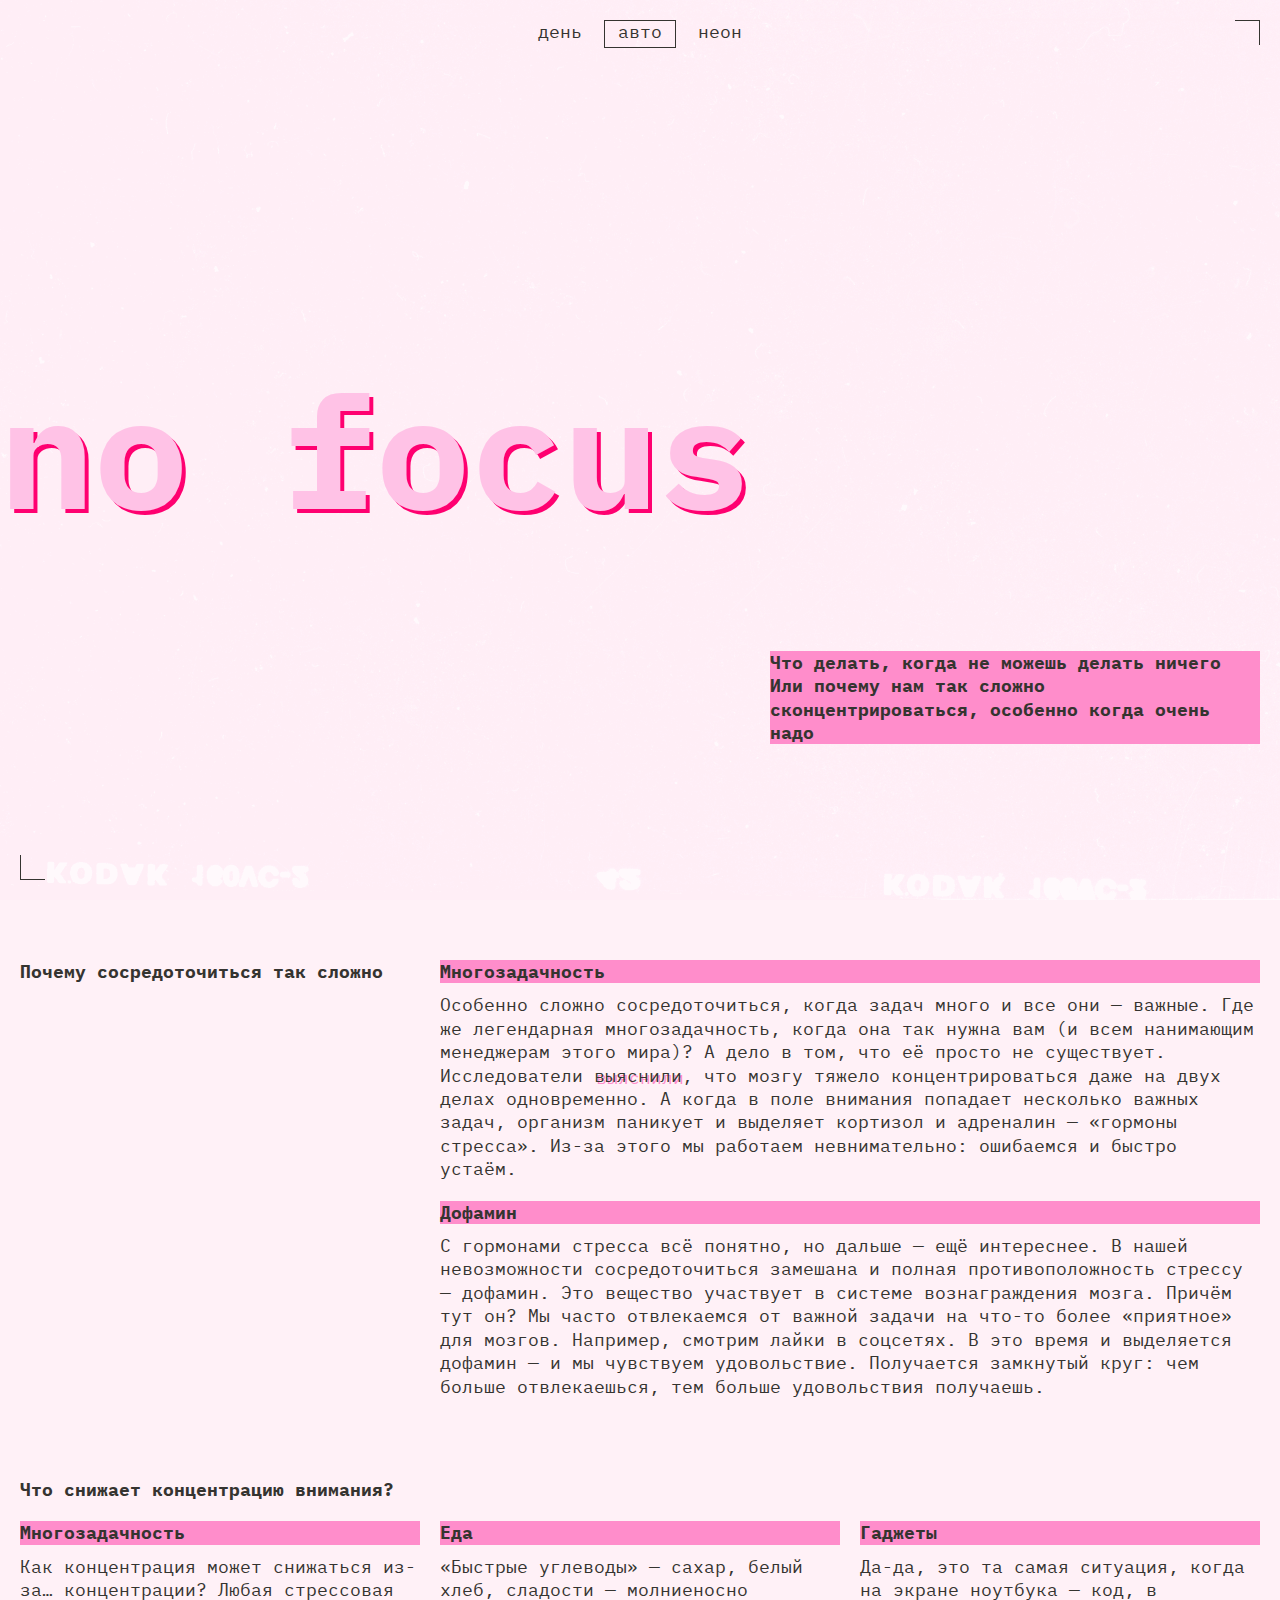
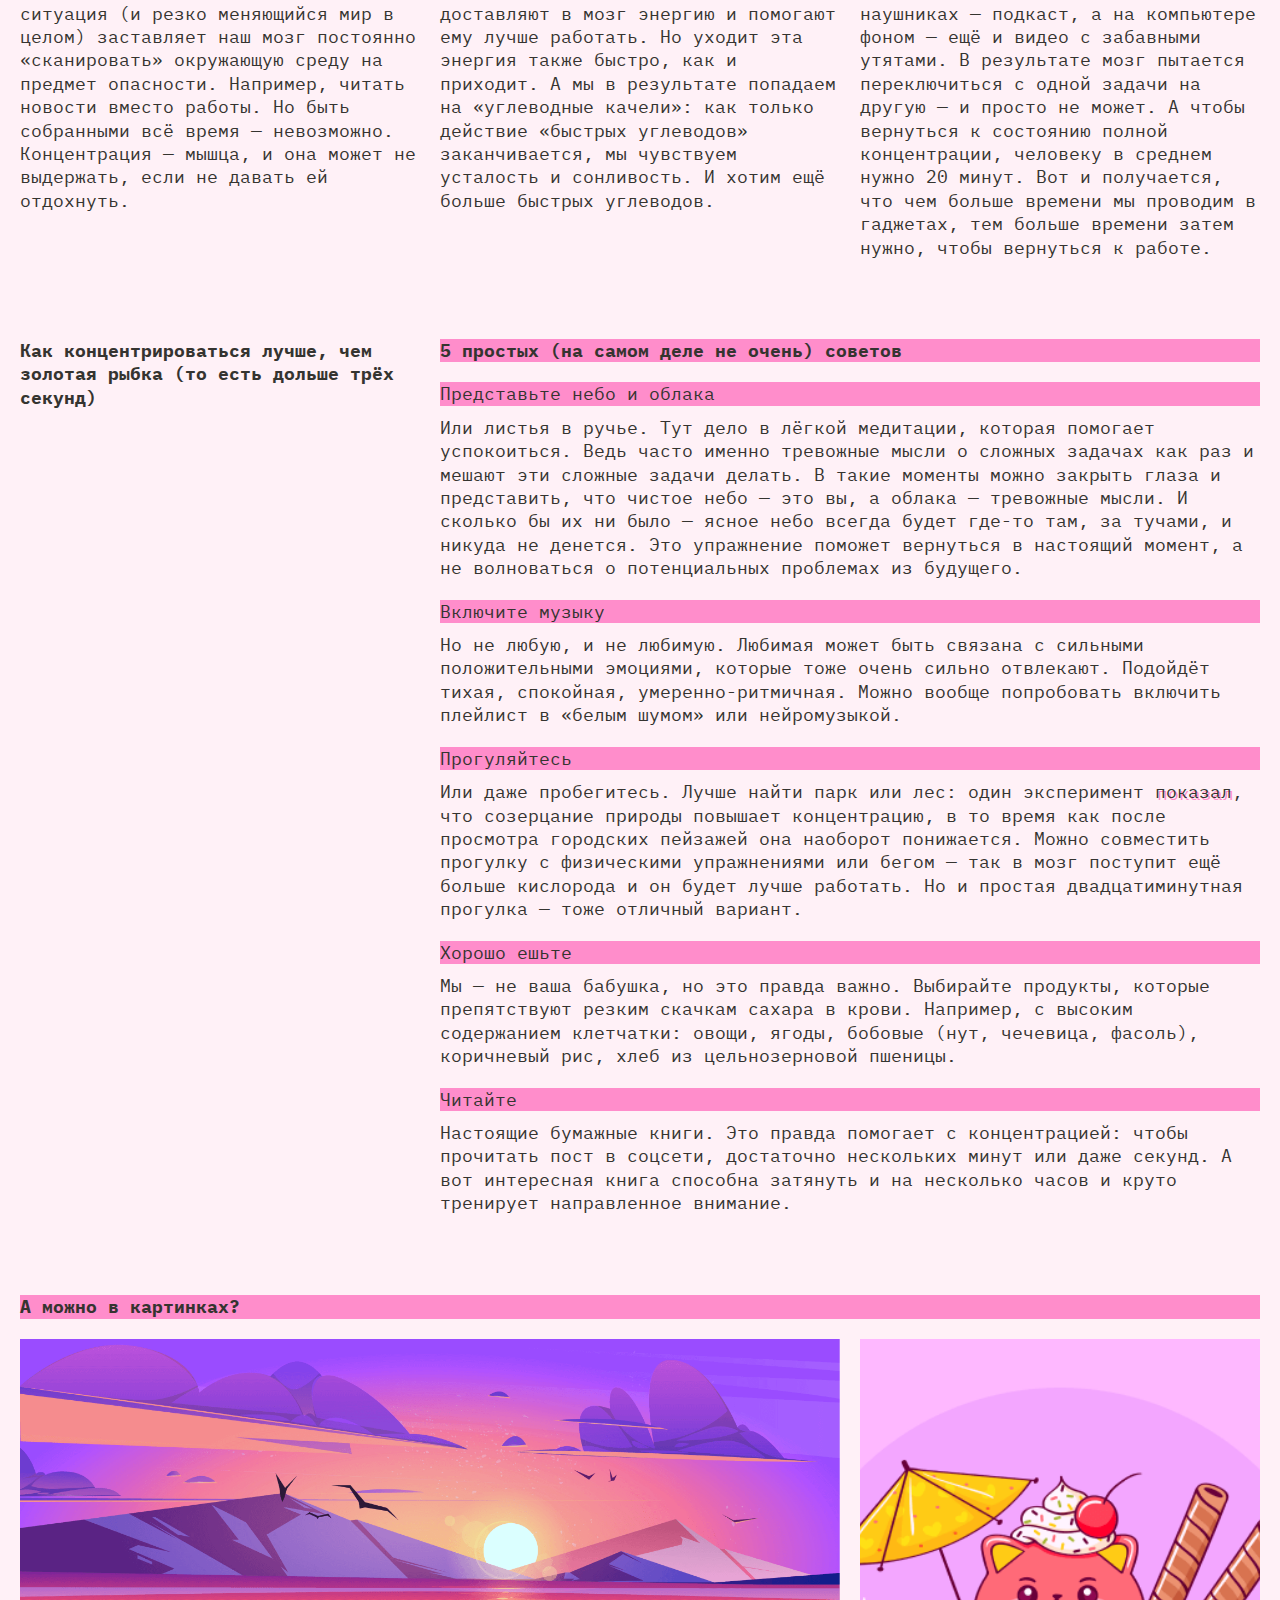
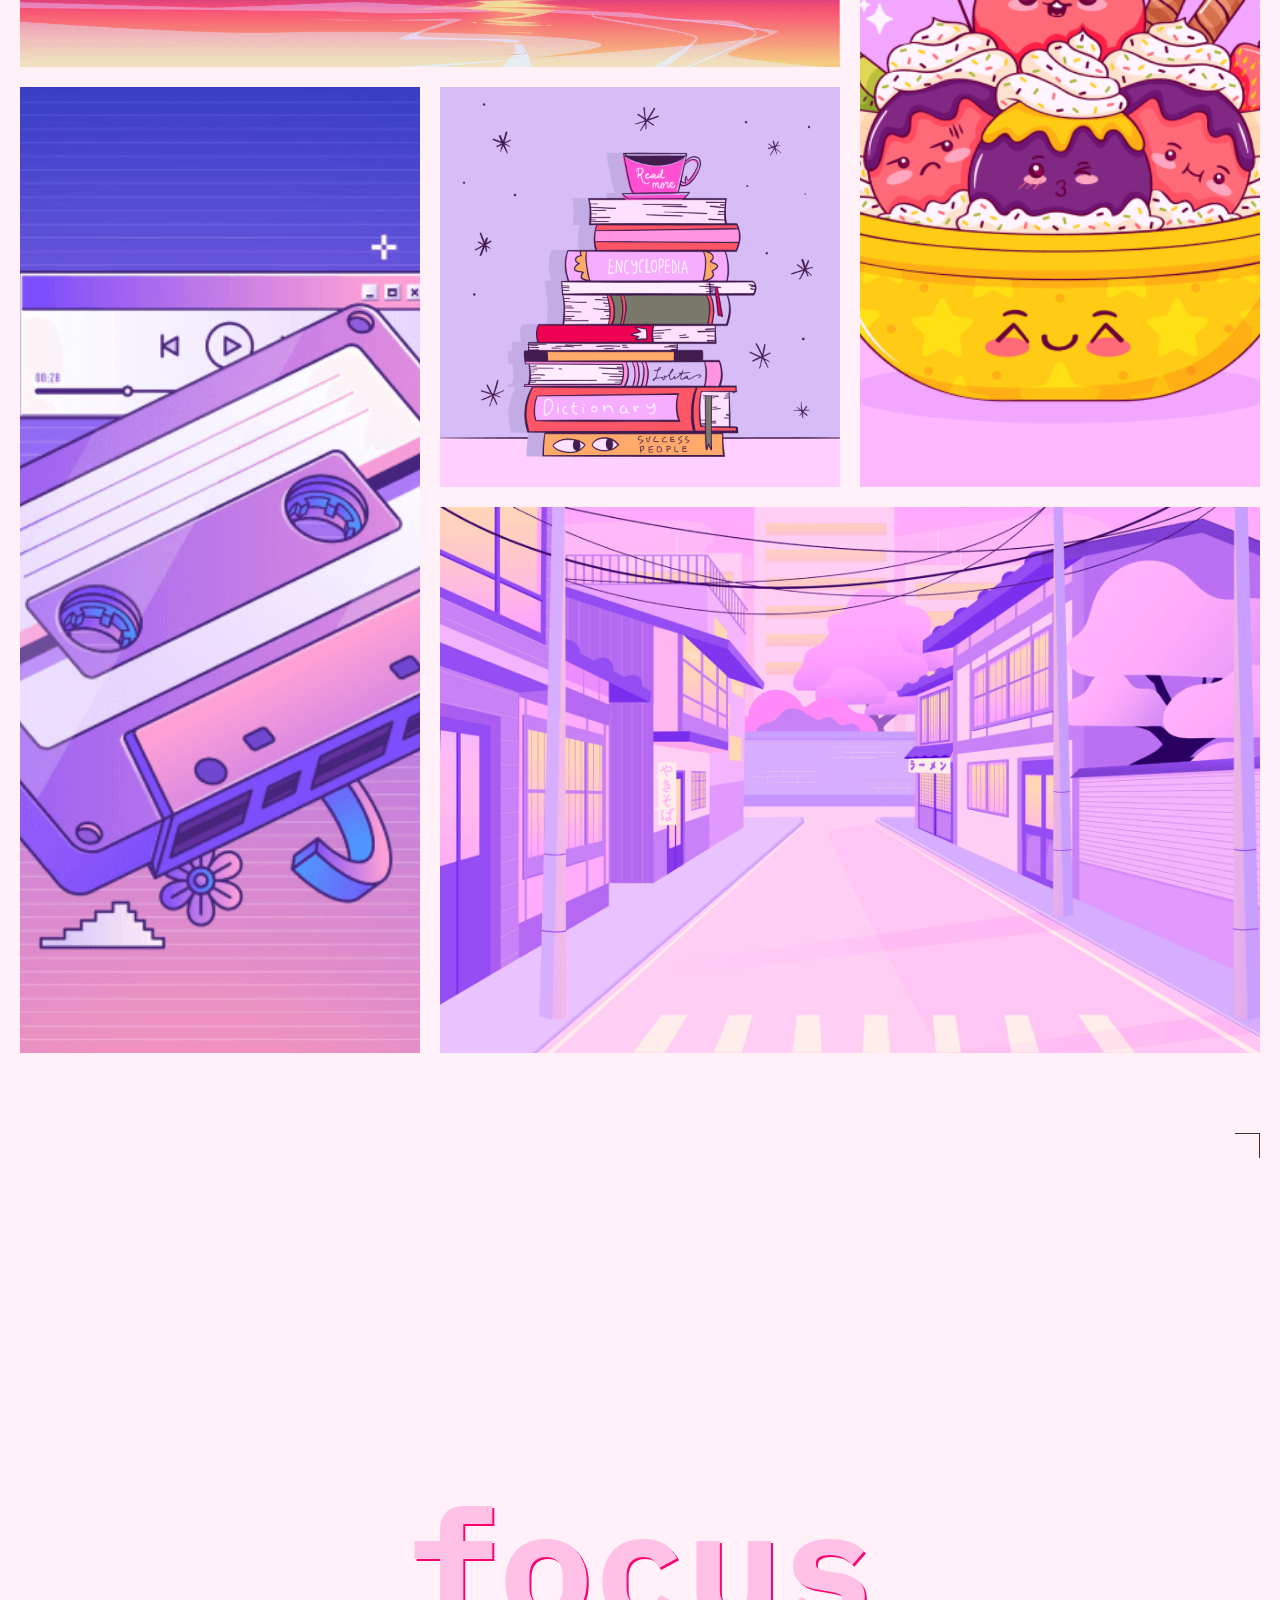
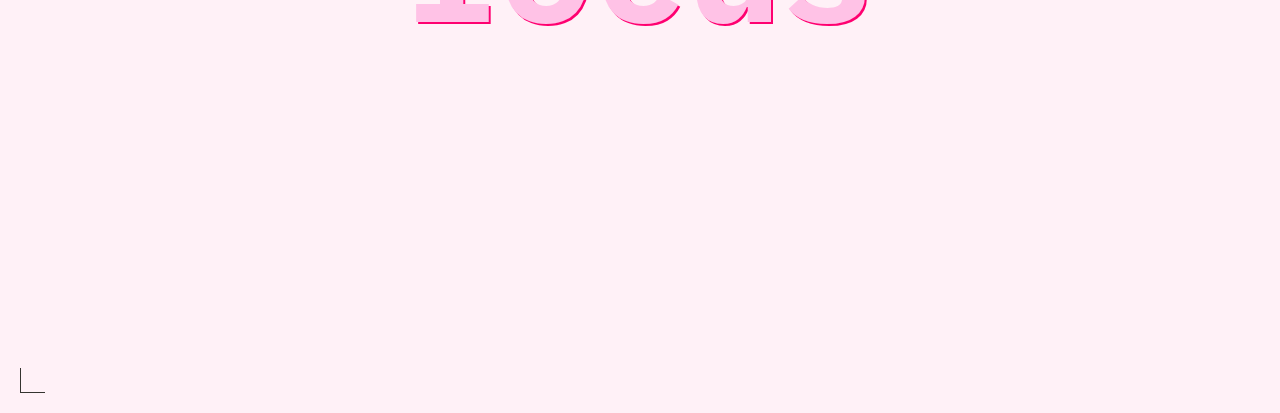
<file: index.html>
<!DOCTYPE html>
<html lang="ru">
  <head>
    <meta charset="UTF-8" />
    <meta http-equiv="X-UA-Compatible" content="IE=edge" />
    <meta name="viewport" content="width=device-width, initial-scale=1.0" />
    <meta name="color-scheme" content="dark light" />
    <title>Сложно сосредоточиться</title>
    <link rel="icon" href="./images/favicon.ico" sizes="any" />
    <link rel="icon" href="./images/favicon.svg" type="image/svg+xml" />
    <link rel="apple-touch-icon" href="./images/mobile-icon.png" />
    <link rel="stylesheet" href="./fonts/fonts.css" />
    <link rel="stylesheet" href="./styles/globals.css" />
    <link rel="stylesheet" href="./styles/variables.css" />
    <link rel="stylesheet" href="./styles/style.css" />
    <link rel="stylesheet" href="./styles/dark.css" />
    <link rel="stylesheet" href="./styles/light.css" />
  </head>
  <body class="page">
    <header class="header decorated-zone">
      <div class="rec" aria-hidden="true">rec</div>
      <nav class="header__theme-menu">
        <ul class="header__theme-menu-list">
          <li class="header__theme-menu-item">
            <button
              class="header__theme-menu-button header__theme-menu-button_type_light"
            >
              День
            </button>
          </li>
          <li class="header__theme-menu-item">
            <button
              class="header__theme-menu-button header__theme-menu-button_active header__theme-menu-button_type_auto"
              disabled
            >
              Авто
            </button>
          </li>
          <li class="header__theme-menu-item">
            <button
              class="header__theme-menu-button header__theme-menu-button_type_dark"
            >
              Неон
            </button>
          </li>
        </ul>
      </nav>
      <h1 class="header__title">no focus</h1>
      <div class="header__description">
        <p class="header__description-text">
          Что делать, когда не можешь делать ничего<br>
          Или почему нам так сложно сконцентрироваться, особенно когда очень
          надо
        </p>
      </div>
    </header>
    <main class="content">
      <section class="content__card">
          <h2 class="content__card-title">Почему сосредоточиться так сложно</h2>
          <ul class="content__card-list">
            <li class="content__card-list-item">
              <article class="card">
                <h3 class="card-title">Многозадачность</h3>
                <p class="card-text">
                  Особенно сложно сосредоточиться, когда задач много и все они —
                  важные. Где же легендарная многозадачность, когда она так
                  нужна вам (и всем нанимающим менеджерам этого мира)? А дело в
                  том, что её просто не существует. Исследователи
                  <a
                    href="https://www.sciencedirect.com/science/article/abs/pii/S0272494415000328"
                    class="card-text-link"
                    target="_blank"
                    >выяснили</a>, что мозгу тяжело концентрироваться даже на двух делах
                  одновременно. А когда в поле внимания попадает несколько
                  важных задач, организм паникует и выделяет кортизол и
                  адреналин — «гормоны стресса». Из-за этого мы работаем
                  невнимательно: ошибаемся и быстро устаём.
                </p>
              </article>
            </li>
            <li class="content__card-list-item">
              <article class="card">
                <h3 class="card-title">Дофамин</h3>
                <p class="card-text">
                  С гормонами стресса всё понятно, но дальше — ещё интереснее. В
                  нашей невозможности сосредоточиться замешана и полная
                  противоположность стрессу — дофамин. Это вещество участвует в
                  системе вознаграждения мозга. Причём тут он? Мы часто
                  отвлекаемся от важной задачи на что-то более «приятное» для
                  мозгов. Например, смотрим лайки в соцсетях. В это время и
                  выделяется дофамин — и мы чувствуем удовольствие. Получается
                  замкнутый круг: чем больше отвлекаешься, тем больше
                  удовольствия получаешь.
                </p>
              </article>
            </li>
          </ul>
      </section>
      <section class="content__card">
          <h2 class="content__card-title">
            Что снижает концентрацию внимания?
          </h2>
          <ul class="content__card-list content__card-list_column">
            <li class="content__card-list-item">
              <article class="card">
                <h3 class="card-title">Многозадачность</h3>
                <p class="card-text">
                  Как концентрация может снижаться из-за… концентрации? Любая
                  стрессовая ситуация (и резко меняющийся мир в целом) заставляет
                  наш мозг постоянно «сканировать» окружающую среду на предмет
                  опасности. Например, читать новости вместо работы. Но быть
                  собранными всё время — невозможно. Концентрация — мышца, и она
                  может не выдержать, если не давать ей отдохнуть.
                </p>
              </article>
            </li>
            <li class="content__card-list-item">
              <article class="card">
                <h3 class="card-title">Еда</h3>
                <p class="card-text">
                  «Быстрые углеводы» — сахар, белый хлеб, сладости — молниеносно
                  доставляют в мозг энергию и помогают ему лучше работать. Но
                  уходит эта энергия также быстро, как и приходит. А мы в
                  результате попадаем на «углеводные качели»: как только действие
                  «быстрых углеводов» заканчивается, мы чувствуем усталость и
                  сонливость. И хотим ещё больше быстрых углеводов.
                </p>
              </article>
            </li>
            <li class="content__card-list-item">
              <article class="card">
                <h3 class="card-title">Гаджеты</h3>
                <p class="card-text">
                  Да-да, это та самая ситуация, когда на экране ноутбука — код, в
                  наушниках — подкаст, а на компьютере фоном — ещё и видео с
                  забавными утятами. В результате мозг пытается переключиться с
                  одной задачи на другую — и просто не может. А чтобы вернуться к
                  состоянию полной концентрации, человеку в среднем нужно 20
                  минут. Вот и получается, что чем больше времени мы проводим в
                  гаджетах, тем больше времени затем нужно, чтобы вернуться к
                  работе.
                </p>
              </article>
            </li>
          </ul>
      </section>
      <section class="content__card">
          <h2 class="content__card-title">
            Как концентрироваться лучше, чем золотая рыбка (то есть дольше трёх
            секунд)
          </h2>
          <div>
            <h3 class="content__card-list-title">
              5 простых (на самом деле не очень) советов
            </h3>
            <ul class="content__card-list">
              <li class="content__card-list-item">
                <article class="card">
                  <h4 class="card-text-accent">Представьте небо и облака</h4>
                  <p class="card-text">
                    Или листья в ручье. Тут дело в лёгкой медитации, которая
                    помогает успокоиться. Ведь часто именно тревожные мысли о
                    сложных задачах как раз и мешают эти сложные задачи делать. В
                    такие моменты можно закрыть глаза и представить, что чистое
                    небо — это вы, а облака — тревожные мысли. И сколько бы их ни
                    было — ясное небо всегда будет где-то там, за тучами, и никуда
                    не денется. Это упражнение поможет вернуться в настоящий
                    момент, а не волноваться о потенциальных проблемах из
                    будущего.
                  </p>
                </article>
              </li>
              <li class="content__card-list-item">
                <article class="card">
                  <h4 class="card-text-accent">Включите музыку</h4>
                  <p class="card-text">
                    Но не любую, и не любимую. Любимая может быть связана с
                    сильными положительными эмоциями, которые тоже очень сильно
                    отвлекают. Подойдёт тихая, спокойная, умеренно-ритмичная.
                    Можно вообще попробовать включить плейлист в «белым шумом» или
                    нейромузыкой.
                  </p>
                </article>
              </li>
              <li class="content__card-list-item">
                <article class="card">
                  <h4 class="card-text-accent">Прогуляйтесь</h4>
                  <p class="card-text">
                    Или даже пробегитесь. Лучше найти парк или лес: один
                    эксперимент
                    <a
                      href="https://www.sciencedirect.com/science/article/abs/pii/S0272494415000328"
                      class="card-text-link"
                      target="_blank"
                      >показал</a
                    >, что созерцание природы повышает концентрацию, в то время
                    как после просмотра городских пейзажей она наоборот
                    понижается. Можно совместить прогулку с физическими
                    упражнениями или бегом — так в мозг поступит ещё больше
                    кислорода и он будет лучше работать. Но и простая
                    двадцатиминутная прогулка — тоже отличный вариант.
                  </p>
                </article>
              </li>
              <li class="content__card-list-item">
                <article class="card">
                  <h4 class="card-text-accent">Хорошо ешьте</h4>
                  <p class="card-text">
                    Мы — не ваша бабушка, но это правда важно. Выбирайте продукты,
                    которые препятствуют резким скачкам сахара в крови. Например,
                    с высоким содержанием клетчатки: овощи, ягоды, бобовые (нут,
                    чечевица, фасоль), коричневый рис, хлеб из цельнозерновой
                    пшеницы.
                  </p>
                </article>
              </li>
              <li class="content__card-list-item">
                <article class="card">
                  <h4 class="card-text-accent">Читайте</h4>
                  <p class="card-text">
                    Настоящие бумажные книги. Это правда помогает с концентрацией:
                    чтобы прочитать пост в соцсети, достаточно нескольких минут
                    или даже секунд. А вот интересная книга способна затянуть и на
                    несколько часов и круто тренирует направленное внимание.
                  </p>
                </article>
              </li>
            </ul>
          </div>
      </section>
      <section class="gallery">
        <h2 class="gallery-title">А можно в картинках?</h2>
        <img
          class="gallery-pic"
          src="./images/sunset.png"
          alt="Закат"
          loading="lazy"
        />
        <img
          class="gallery-pic"
          src="./images/ice-cream.png"
          alt="Мороженое"
          loading="lazy"
        />
        <img
          class="gallery-pic"
          src="./images/tape.png"
          alt="Кассета"
          loading="lazy"
        />
        <img
          class="gallery-pic"
          src="./images/books.png"
          alt="Книги"
          loading="lazy"
        />
        <img
          class="gallery-pic"
          src="./images/street.png"
          alt="Улица"
          loading="lazy"
        />
      </section>
    </main>
    <footer class="footer decorated-zone">
      <h2 class="footer__title">focus</h2>
    </footer>
    <script src="./scripts/script.js"></script>
  </body>
</html>
</file>
<file: fonts/fonts.css>
@font-face {
  font-family: 'IBM Plex mono';
  src: url(./IBMPlexMono-Regular.woff) format('woff');
  font-weight: normal;
  font-display: swap;
}

@font-face {
  font-family: 'IBM Plex mono';
  src: url(./IBMPlexMono-Bold.woff) format('woff');
  font-weight: bold;
  font-display: swap;
}
</file>
<file: styles/globals.css>
/* Глобальные стили для проекта, их можно дополнять и менять по желанию */

*,
*::before,
*::after {
  box-sizing: border-box;
}

body {
  min-inline-size: 375px;
  max-inline-size: 1440px;
  margin: 0 auto;
 }

h1,
h2,
h3,
h4,
h5,
h6,
p {
  margin: 0;
}

ul {
  margin: 0;
  padding: 0;
  list-style: none;
}

picture {
  margin: 0;
  padding: 0;
}

button,
a {
  color: currentColor;
  font-family: inherit;
  font-size: inherit;
  line-height: inherit;
}
</file>
<file: styles/variables.css>
/*
  Переменные для вашего проекта
  и их переопределение под различные устройства
*/
:root {
  --bg-color:#000028;
  --title-color:#DB00FF;
  --accent-color:#FF0070;
  --shadow-title-color:var(--accent-color);
  --main-color:var(--accent-color);
  --description-color:var(--bg-color);
  --card-title-color:var(--bg-color);
  --card-bg-color:var(--accent-color);
  --card-text-color:#F1B2CE;
  --title-size:clamp(7.25rem, 7.0115rem + 1.0178vw, 7.5rem);
  --bg-pic:url(../images/cover-image-dark.png);
  --corner-space: 10px;
  --rec-top:10px;
  --rec-right:18px;
  --main-padding: 10px;
  --top-padding:40px;
  --content-margin:50px;
  --content-gap:20px;
  --pic-gap:10px;
}
</file>
<file: styles/style.css>
/* Основные стили проекта. Это стили для темы, которую вы верстаете первой. */

.page {
  font-family: "IBM Plex mono", Arial, sans-serif;
  font-size: 18px;
  font-weight: 400;
  background-image: var(--bg-pic);
  background-attachment: fixed;
  background-position: center;
  background-repeat: no-repeat;
  background-size: cover;
  background-color: var(--bg-color);
  color: var(--accent-color);
  /* сохраните в разметке и стилях класс page. На его основе работает скрипт. */
}

/* Шапка */

.header {
  padding: var(--main-padding);
  position: relative;
  block-size: max(668px, 100vh);
  min-height: 100vh;
  display: grid;
  grid-template-rows: 1fr min-content 1fr;
}

.header__theme-menu {
  display: grid;
  justify-items: end;
  align-items: center;
}

.header__theme-menu-list {
  display: grid;
  gap: 10px;
}

.header__theme-menu-item {
  list-style-type: none;
}

.header__theme-menu-button {
  min-height: 26px;
  min-width: 70px;
  padding-bottom: 4px;
  text-transform: lowercase;
  background-color: transparent;
  border: 0;
  outline: none;
  box-shadow: none;
  line-height: 18px;
  font-size: 18px;
  cursor: pointer;
}

.header__theme-menu-button_active {
  pointer-events: none;
  outline:1px solid var(--accent-color);
}

.header__theme-menu-button:hover {
  outline: 1px solid rgba(255, 0, 112, 0.4);
}

.header__theme-menu-button:focus {
  border: 0;
  outline: none;
  box-shadow: none;
}

.header__theme-menu-button:focus-visible {
  border-bottom: 1px solid var(--accent-color);
}

.header__title {
  align-self: center;
  font-size: var(--title-size);
  font-family: "IBM Plex mono", Arial, sans-serif;
  font-style: normal;
  font-weight: 700;
  line-height: 83%;
  color: var(--title-color);
  text-shadow: 4px 4px 0 var(--shadow-title-color);
}

.header__description {
  align-items: center;
  display: grid;
  justify-items: end;
}

.header__description-text {
  background-color: var(--main-color);
  color: var(--description-color);
  font-family: "IBM Plex mono", Arial, sans-serif;
  font-style: normal;
  font-weight: 700;
  font-size: 18px;
  line-height: 23.4px;
  max-width: 365px;
}

/* Уголки и rec */

.decorated-zone::after {
  position: absolute;
  content: "";
  width: 25px;
  height: 25px;
  right: var(--corner-space);
  top: var(--corner-space);
  border-right: 1px solid var(--accent-color);
  border-top: 1px solid var(--accent-color);
}

.decorated-zone::before {
  position: absolute;
  content: "";
  width: 25px;
  height: 25px;
  left: var(--corner-space);
  bottom: var(--corner-space);
  border-left: 1px solid var(--accent-color);
  border-bottom: 1px solid var(--accent-color);
}

.rec {
  display: flex;
  align-items: center;
  right: var(--rec-right);
  top: var(--rec-top);
  gap: 10px;
  font-size: 18px;
  line-height: 25px;
  position: absolute;
  text-transform: uppercase;
}

.rec::after {
  content: "";
  display: block;
  width: 10px;
  height: 10px;
  border-radius: 50%;
  background-color: var(--accent-color);
  box-shadow: 0 0 4px 2px var(--accent-color);
}

/* Контент */

.content {
  padding: var(--top-padding) var(--main-padding);
}

.content__card-list {
  margin-block-end: var(--content-margin);
  row-gap: 20px;
  display: grid;
}

.content__card-list-title {
  font-family: "IBM Plex mono", Arial, sans-serif;
  font-size: 18px;
  font-weight: 700;
  line-height: 23.4px;
  background-color: var(--card-bg-color);
  color:var(--card-title-color);
  margin-block-end: 20px;
}

.content__card-title {
  font-family: "IBM Plex mono", Arial, sans-serif;
  font-style: normal;
  font-weight: 700;
  font-size: 18px;
  line-height: 23.4px;
  margin-block-end: 20px;
  /* color: var(--card-title-color); */
}

.card-title {
  font-family: "IBM Plex mono", Arial, sans-serif;
  font-size: 18px;
  font-weight: 700;
  line-height: 23.4px;
  background-color: var(--card-bg-color);
  color: var(--card-title-color);
}

.card-text {
  font-family: "IBM Plex mono", Arial, sans-serif;
  font-size: 18px;
  font-weight: 400;
  line-height: 23.4px;
  margin-block-start: 10px;
  color:var(--card-text-color);
}

.card-text-link {
  position: relative;
  color: inherit;
  text-shadow: 2px 2px 0 var(--card-bg-color);
  text-decoration: none;
}

.card-text-link::after {
  content: "";
  position: absolute;
  left: 2px;
  bottom: -2px;
  width: 98%;
  height: 0.1rem;
  opacity: 0;
  background-color: var(--card-text-color);
}

.card-text-link:hover::after {
  opacity: 1;
}

.card-text-link:focus {
  border: 0;
  outline: none;
  box-shadow: none;
}

.card-text-link:focus-visible {
  display: inline-flex;
  justify-content: center;
  line-height: 18px;
  min-width: 97px;
  min-height: 22px;
  text-decoration: none;
  outline: 1px solid var(--card-text-color);
}

.card-text-accent:not(:first-child) {
  margin-block-start: 20px;
}

.card-text-accent {
  font-family: "IBM Plex mono", Arial, sans-serif;
  font-weight: 400;
  line-height: 23.4px;
  background-color: var(--card-bg-color);
  color:var(--card-title-color);
}

.gallery {
  display: grid;
  gap: var(--pic-gap);
}

.gallery-title {
  font-family: "IBM Plex mono", Arial, sans-serif;
  font-size: 18px;
  font-weight: 700;
  line-height: 24px;
  background-color: var(--card-bg-color);
  color: var(--card-title-color);
}

.gallery-pic {
  object-fit: cover;
  width: 100%;
  /* height: 100%; */
  /* object-position:; */
  block-size: 100%;
}

/* Подвал */

.footer {
  display: flex;
  align-items: center;
  justify-content: center;
  position: relative;
  block-size: max(668px, 100vh);
  min-height: 100vh;
  padding: 0 var(--main-padding);
}

.footer__title {
  font-family: "IBM Plex mono", Arial, sans-serif;
  color: var(--title-color);
  font-size: var(--title-size);
  line-height: 96px;
  font-weight: 700;
  text-shadow: 2px 2px var(--shadow-title-color);
}

@media (min-width: 768px) {
  :root {
    --corner-space: 20px;
    --rec-top: 20px;
    --rec-right: 29px;
    --main-padding: 20px;
    --top-padding: 60px;
    --content-margin: 80px;
    --pic-gap: 20px;
    --title-size: clamp(7.5rem, 0.5625rem + 14.4531vw, 9.8125rem);
  }

  .header {
    padding-left: 0;
  }

  .content__card {
    display: grid;
    grid-template-columns: 1fr 2fr;
    column-gap: var(--content-gap);
  }

  .content__card:nth-of-type(2) {
    display: grid;
    grid-template-columns: auto;
  }

  .content__card:nth-of-type(2)>.content__card-title {
    display: grid;
    grid-template-columns: 1fr 2fr;
    column-gap: var(--content-gap);
  }

  .gallery-title {
    grid-column: 1 / 4;
    grid-row-start: 1;
  }

  .gallery {
    display: grid;
    grid-template-columns: repeat(3, 1fr);
  }

  .gallery-pic:nth-of-type(1) {
    grid-column: 1 / 3;
    grid-row: 2 / 2;
  }

  .gallery-pic:nth-of-type(2) {
    grid-column: 3 / 4;
    grid-row: 2 / 4;
  }

  .gallery-pic:nth-of-type(3) {
    grid-column: 1 / 2;
    grid-row: 3 / 5;
  }

  .gallery-pic:nth-of-type(4) {
    grid-column: 2 / 3;
    grid-row: 3 / 4;
  }

  .gallery-pic:nth-of-type(5) {
    grid-column: 2 / 4;
    grid-row: 4 / 5;
  }

}

@media (min-width: 1024px) {
  :root {
    --content-gap: 10px;
  }
  .header__theme-menu {
    padding-left: 20px;
    justify-items: center;
    align-items: start;
  }
  .header__theme-menu-list {
    grid-template-columns: repeat(3, 1fr);
  }

  .header__description-text {
    max-width: 490px;
  }
  .content__card-list_column {
    grid-template-columns: repeat(3, 1fr);
    gap: 20px;
  }

}
</file>
<file: styles/dark.css>
:root .theme_dark {
  --bg-pic:url(../images/cover-image-dark.png);
  --bg-color:#000028;
  --title-color:#DB00FF;
  --accent-color:#FF0070;
  --shadow-title-color:var(--accent-color);
  --main-color:var(--accent-color);
  --description-color:var(--bg-color);
  --card-title-color:var(--bg-color);
  --card-bg-color:var(--accent-color);
  --card-text-color:#F1B2CE;
}

.page.theme_dark {
  /* сохраните этот селектор в приведённом виде.
    Так стили написанные ниже будут иметь больший вес,
    чем стили в медиазапросе предпочтений пользователя
  */
}

.theme_dark .rec {
  display: flex;
  
  } 
  
.theme_dark .header__theme-menu-button:hover {
    outline: 1px solid rgba(255, 0, 112, 0.4);
  }
</file>
<file: styles/light.css>
/*
  Специально для светлой темы при наличии класса.
  Здесь окажутся стили, которые нужно переопределить принудительно,
  переключая тему
*/

:root .theme_light {
  --bg-pic: url(../images/cover-image-light.png);
  --bg-color: #FFF1F7;
  --accent-color:#353430;
  --title-color:#FFC2E6;
  --shadow-title-color:#FF0070;
  --main-color:#FF8DCB;
  --description-color:var(--accent-color);
  --card-title-color:var(--accent-color);
  --card-bg-color:var(--main-color);
  --card-text-color:var(--accent-color);
}

.page.theme_light {
  /* сохраните этот селектор в приведённом виде.
    Так стили написанные ниже будут иметь больший вес,
    чем стили в медиазапросе предпочтений пользователя
  */
}

.theme_light .rec {
  display: none;
}

.theme_light .header__theme-menu-button:hover {
  outline: 1px solid rgba(53, 52, 48, .4);
}



@media (prefers-color-scheme: light) {
  :root {
    --bg-pic: url(../images/cover-image-light.png);
    --bg-color: #FFF1F7;
    --accent-color:#353430;
    --title-color:#FFC2E6;
    --shadow-title-color:#FF0070;
    --main-color:#FF8DCB;
    --description-color:var(--accent-color);
    --card-title-color:var(--accent-color);
    --card-bg-color:var(--main-color);
    --card-text-color:var(--accent-color);
  }
   .rec {
  display: none;
}
  .header__theme-menu-button:hover {
  outline: 1px solid rgba(53, 52, 48, .4);
}
@media (max-width: 768px) {
.page {
  --shadow-title-color: var(--main-color);
}
}

}
@media (max-width: 768px) {
  .theme_light .header__title {
    --shadow-title-color:var(--main-color);
  }
  .theme_light .footer__title {
    --shadow-title-color:var(--main-color);
  }
}
</file>
